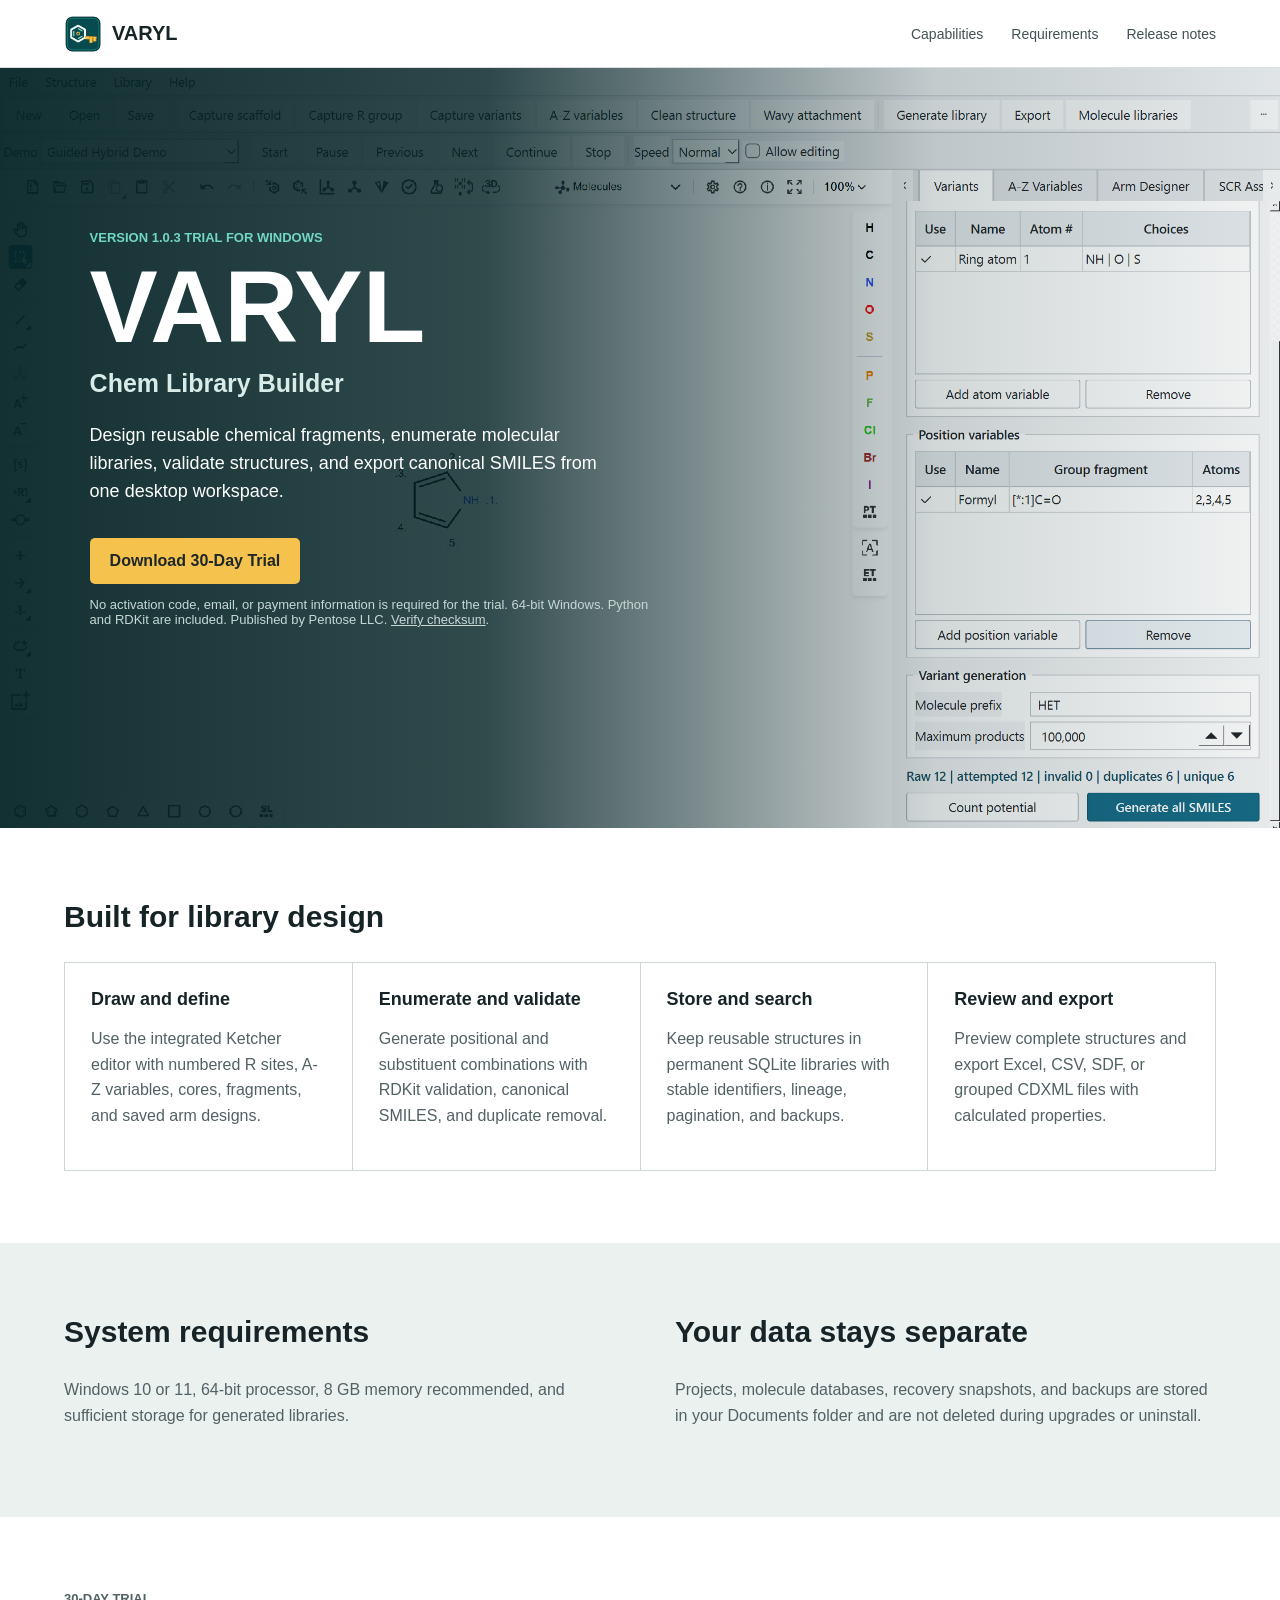
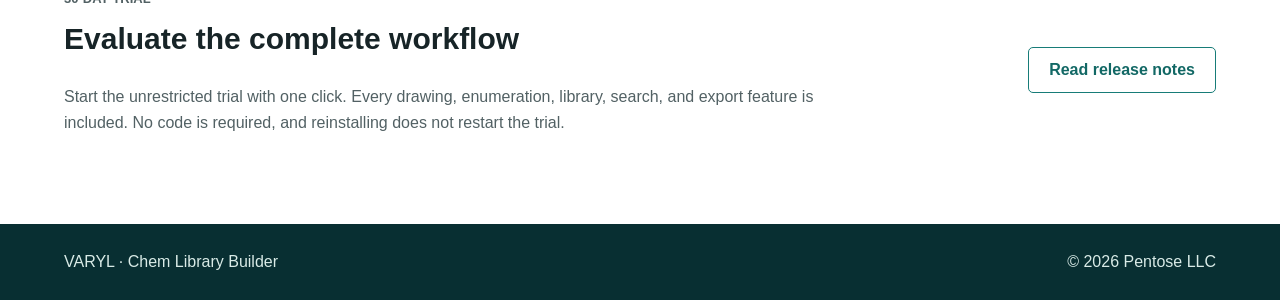
<file: index.html>
<!doctype html>
<html lang="en">
<head>
  <meta charset="utf-8">
  <meta name="viewport" content="width=device-width, initial-scale=1">
  <title>VARYL - Chem Library Builder</title>
  <meta name="description" content="VARYL is a Windows desktop chem library builder for structure design, molecular enumeration, validation, and export.">
  <link rel="icon" href="assets/varyl.ico">
  <link rel="stylesheet" href="styles.css">
</head>
<body>
  <header class="topbar">
    <a class="brand" href="#top" aria-label="VARYL home">
      <img src="assets/varyl.png" alt="">
      <span>VARYL</span>
    </a>
    <nav aria-label="Primary navigation">
      <a href="#capabilities">Capabilities</a>
      <a href="#requirements">Requirements</a>
      <a href="#release">Release notes</a>
    </nav>
  </header>

  <main id="top">
    <section class="hero">
      <img class="hero-image" src="assets/varyl-app.png" alt="VARYL showing a molecular structure and generated library">
      <div class="hero-shade"></div>
      <div class="hero-content">
        <p class="version">Version 1.0.3 trial for Windows</p>
        <h1>VARYL</h1>
        <p class="tagline">Chem Library Builder</p>
        <p class="summary">Design reusable chemical fragments, enumerate molecular libraries, validate structures, and export canonical SMILES from one desktop workspace.</p>
        <a class="download" href="https://github.com/navinbio/varyl/releases/download/v1.0.3/VARYL-Setup-1.0.3-Trial.exe">Download 30-Day Trial</a>
        <p class="installer-note">No activation code, email, or payment information is required for the trial. 64-bit Windows. Python and RDKit are included. Published by Pentose LLC. <a href="SHA256SUMS.txt">Verify checksum</a>.</p>
      </div>
    </section>

    <section class="content-band" id="capabilities">
      <div class="section-inner">
        <h2>Built for library design</h2>
        <div class="feature-grid">
          <article><h3>Draw and define</h3><p>Use the integrated Ketcher editor with numbered R sites, A-Z variables, cores, fragments, and saved arm designs.</p></article>
          <article><h3>Enumerate and validate</h3><p>Generate positional and substituent combinations with RDKit validation, canonical SMILES, and duplicate removal.</p></article>
          <article><h3>Store and search</h3><p>Keep reusable structures in permanent SQLite libraries with stable identifiers, lineage, pagination, and backups.</p></article>
          <article><h3>Review and export</h3><p>Preview complete structures and export Excel, CSV, SDF, or grouped CDXML files with calculated properties.</p></article>
        </div>
      </div>
    </section>

    <section class="content-band alternate" id="requirements">
      <div class="section-inner two-column">
        <div><h2>System requirements</h2><p>Windows 10 or 11, 64-bit processor, 8 GB memory recommended, and sufficient storage for generated libraries.</p></div>
        <div><h2>Your data stays separate</h2><p>Projects, molecule databases, recovery snapshots, and backups are stored in your Documents folder and are not deleted during upgrades or uninstall.</p></div>
      </div>
    </section>

    <section class="content-band" id="release">
      <div class="section-inner beta-row">
        <div><p class="version">30-day trial</p><h2>Evaluate the complete workflow</h2><p>Start the unrestricted trial with one click. Every drawing, enumeration, library, search, and export feature is included. No code is required, and reinstalling does not restart the trial.</p></div>
        <a class="secondary" href="release-notes.html">Read release notes</a>
      </div>
    </section>
  </main>

  <footer><span>VARYL &middot; Chem Library Builder</span><span>&copy; 2026 Pentose LLC</span></footer>
</body>
</html>
</file>
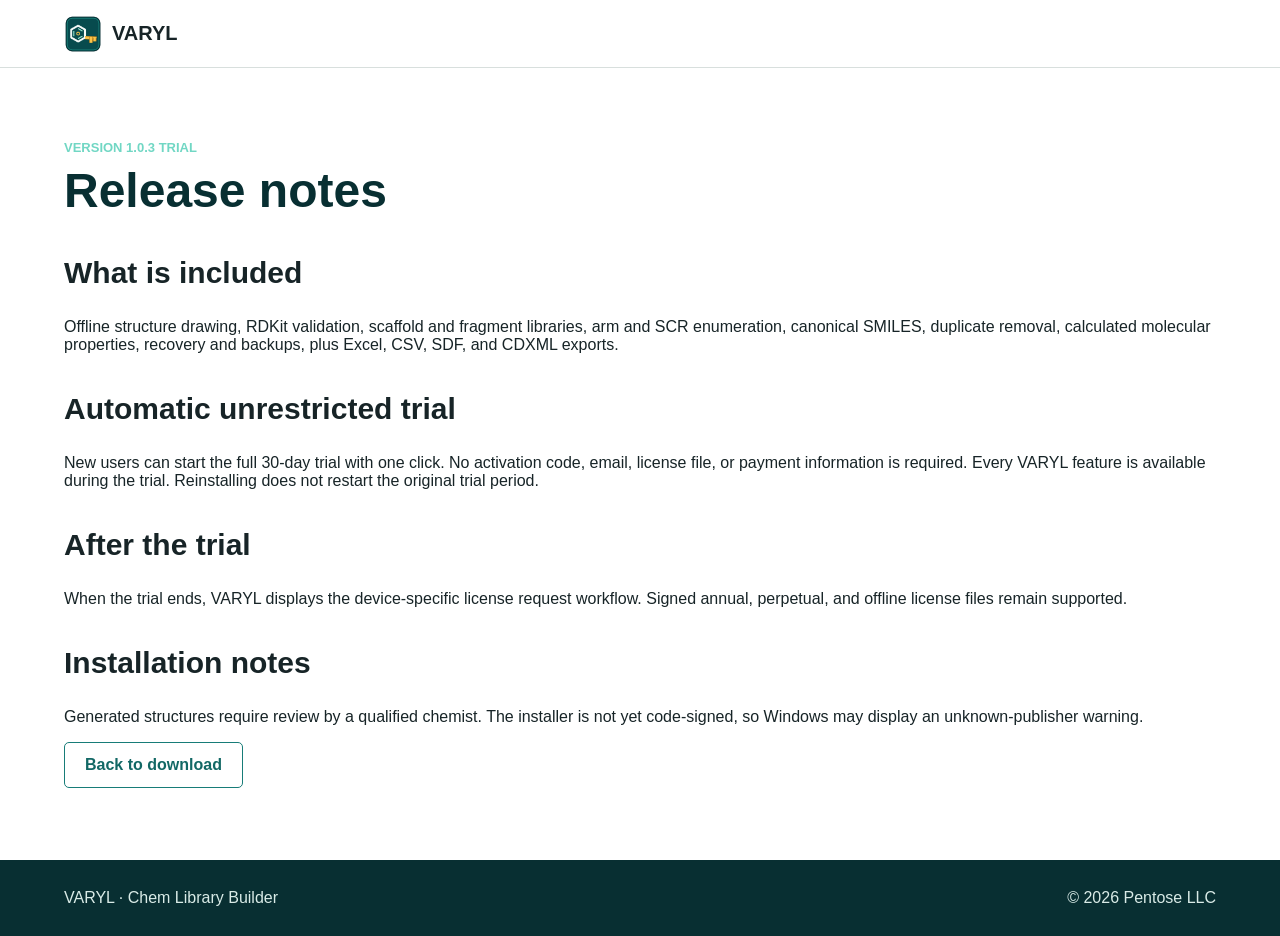
<file: release-notes.html>
<!doctype html>
<html lang="en">
<head><meta charset="utf-8"><meta name="viewport" content="width=device-width, initial-scale=1"><title>VARYL 1.0.3 release notes</title><link rel="stylesheet" href="styles.css"></head>
<body>
  <header class="topbar"><a class="brand" href="index.html"><img src="assets/varyl.png" alt=""><span>VARYL</span></a></header>
  <main class="content-band"><div class="section-inner"><p class="version">Version 1.0.3 trial</p><h1 style="color:#082f32;font-size:48px">Release notes</h1><h2 style="margin-top:42px">What is included</h2><p>Offline structure drawing, RDKit validation, scaffold and fragment libraries, arm and SCR enumeration, canonical SMILES, duplicate removal, calculated molecular properties, recovery and backups, plus Excel, CSV, SDF, and CDXML exports.</p><h2 style="margin-top:38px">Automatic unrestricted trial</h2><p>New users can start the full 30-day trial with one click. No activation code, email, license file, or payment information is required. Every VARYL feature is available during the trial. Reinstalling does not restart the original trial period.</p><h2 style="margin-top:38px">After the trial</h2><p>When the trial ends, VARYL displays the device-specific license request workflow. Signed annual, perpetual, and offline license files remain supported.</p><h2 style="margin-top:38px">Installation notes</h2><p>Generated structures require review by a qualified chemist. The installer is not yet code-signed, so Windows may display an unknown-publisher warning.</p><a class="secondary" href="index.html">Back to download</a></div></main>
  <footer><span>VARYL &middot; Chem Library Builder</span><span>&copy; 2026 Pentose LLC</span></footer>
</body>
</html>
</file>
<file: styles.css>
:root {
  color-scheme: light;
  font-family: "Segoe UI", Arial, sans-serif;
  color: #172427;
  background: #f5f7f6;
}
* { box-sizing: border-box; }
html { scroll-behavior: smooth; }
body { margin: 0; overflow-x: hidden; }
a { color: inherit; }
.topbar { height: 68px; display: flex; align-items: center; justify-content: space-between; padding: 0 5vw; background: #fff; border-bottom: 1px solid #d8dfdd; }
.brand { display: flex; align-items: center; gap: 10px; text-decoration: none; font-weight: 750; font-size: 20px; }
.brand img { width: 38px; height: 38px; }
nav { display: flex; gap: 28px; }
nav a { text-decoration: none; font-size: 14px; color: #425154; }
.hero { position: relative; min-height: min(760px, calc(100vh - 68px)); overflow: hidden; display: flex; align-items: center; }
.hero-image { position: absolute; inset: 0; width: 100%; height: 100%; object-fit: cover; object-position: center top; }
.hero-shade { position: absolute; inset: 0; background: linear-gradient(90deg, rgba(4,35,38,.94) 0%, rgba(4,35,38,.82) 38%, rgba(4,35,38,.18) 73%, rgba(4,35,38,.05) 100%); }
.hero-content { position: relative; width: min(580px, 88vw); margin-left: 7vw; color: #fff; padding: 48px 0 74px; }
.version { margin: 0 0 13px; color: #71d7c4; font-weight: 700; font-size: 13px; text-transform: uppercase; }
h1 { margin: 0; font-size: clamp(58px, 8vw, 104px); line-height: .95; letter-spacing: 0; }
.tagline { margin: 14px 0 24px; font-size: 25px; font-weight: 600; color: #d9ebe7; }
.summary { font-size: 18px; line-height: 1.55; max-width: 540px; }
.download, .secondary { display: inline-flex; align-items: center; justify-content: center; min-height: 46px; padding: 0 20px; border-radius: 5px; font-weight: 700; text-decoration: none; }
.download { margin-top: 14px; background: #f5c24e; color: #1d2727; }
.download:hover { background: #ffd36b; }
.installer-note { font-size: 13px; color: #c7d8d4; }
.content-band { padding: 72px 5vw; background: #fff; }
.content-band.alternate { background: #eaf1ef; }
.section-inner { width: min(1180px, 100%); margin: 0 auto; }
h2 { margin: 0 0 28px; font-size: 30px; letter-spacing: 0; }
.feature-grid { display: grid; grid-template-columns: repeat(4, 1fr); gap: 1px; background: #ccd7d4; border: 1px solid #ccd7d4; }
article { background: #fff; padding: 26px; min-height: 190px; }
h3 { margin: 0 0 12px; font-size: 18px; }
article p, .two-column p, .beta-row p { color: #526164; line-height: 1.6; }
.two-column { display: grid; grid-template-columns: 1fr 1fr; gap: 70px; }
.beta-row { display: flex; align-items: center; justify-content: space-between; gap: 48px; }
.beta-row > div { max-width: 760px; }
.secondary { border: 1px solid #177c78; color: #126865; white-space: nowrap; }
footer { min-height: 76px; padding: 0 5vw; display: flex; align-items: center; justify-content: space-between; background: #082f32; color: #d9ebe7; }
@media (max-width: 850px) {
  nav { display: none; }
  .hero { min-height: 690px; align-items: end; }
  .hero-image { object-position: 62% top; }
  .hero-shade { background: rgba(4,35,38,.8); }
  .hero-content { flex: 0 1 calc(100% - 60px); width: calc(100% - 60px); min-width: 0; max-width: calc(100% - 60px); margin: 0 30px; padding-bottom: 58px; }
  .hero-content p { max-width: 100%; overflow-wrap: anywhere; }
  .hero-content .summary { display: block; width: calc(100vw - 60px); max-width: calc(100vw - 60px); white-space: normal; }
  .feature-grid, .two-column { grid-template-columns: 1fr; }
  .beta-row { align-items: flex-start; flex-direction: column; }
}
</file>
